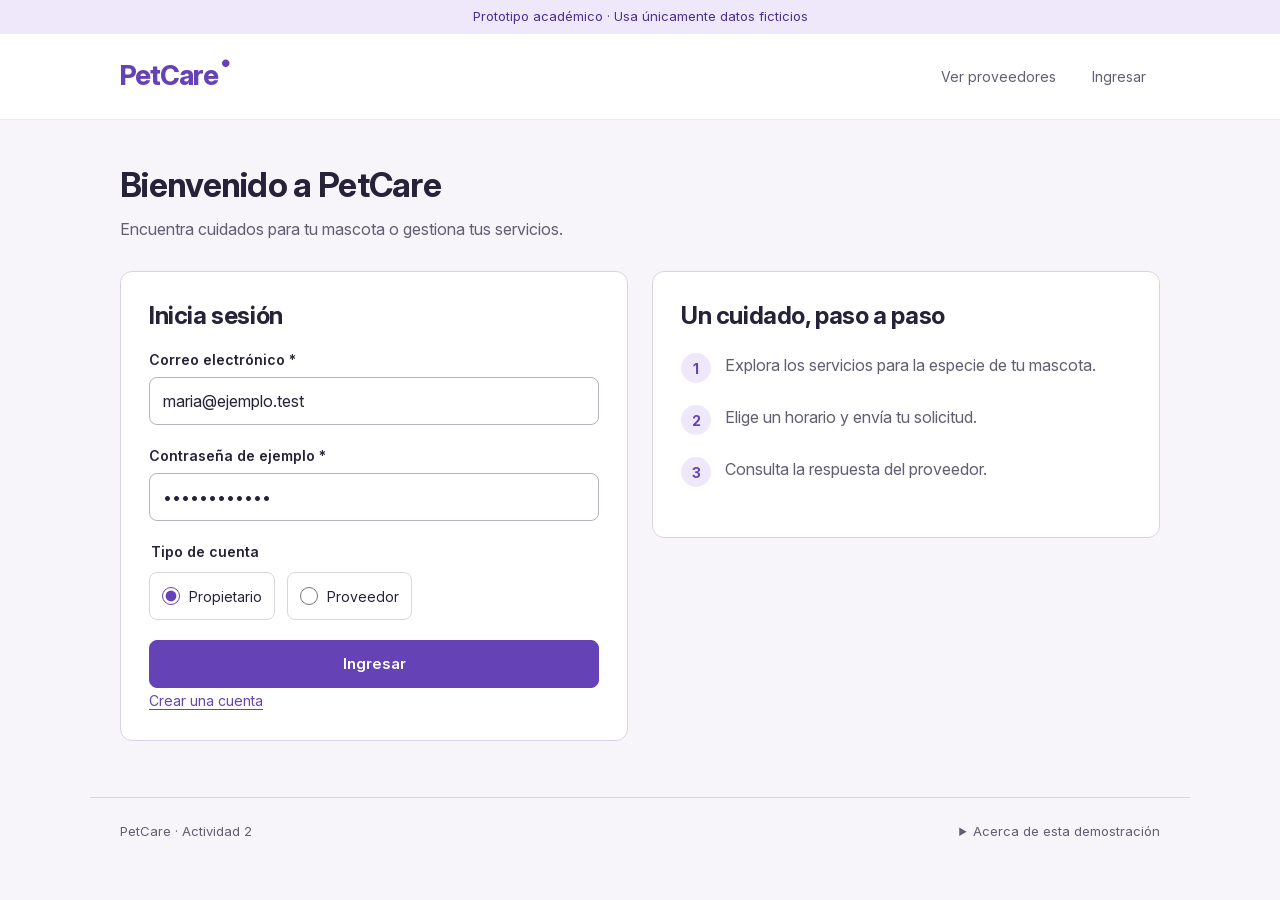
<file: index.html>
<!doctype html>
<html lang="es">
<head><meta charset="utf-8"><meta name="viewport" content="width=device-width,initial-scale=1"><meta name="color-scheme" content="light"><title>PetCare · Prototipo académico</title><link rel="stylesheet" href="styles.css"></head>
<body><a class="skip" href="#contenido">Saltar al contenido</a><div class="demo">Prototipo académico · Usa únicamente datos ficticios</div><header class="topbar"><a class="brand" href="#inicio" aria-label="PetCare, inicio">PetCare<span class="brand-dot" aria-hidden="true">●</span></a><nav aria-label="Navegación principal" id="nav"></nav></header><main id="contenido" tabindex="-1"></main><footer><span>PetCare · Actividad 2</span><details><summary>Acerca de esta demostración</summary><p>Maquetación editable en HTML y CSS con interacciones de ejemplo. No realiza reservas reales ni autentica usuarios. Los datos se guardan solo en este navegador. No se envían a ningún servidor.</p><p>Cuenta de ejemplo: maria@ejemplo.test. Para representar un error de acceso usa error@ejemplo.test. Los campos de contraseña son de demostración y no se almacenan.</p><button class="text-button" id="reset">Restablecer datos de ejemplo</button></details></footer><div id="announcement" class="sr-only" role="status" aria-live="polite"></div><script src="app.js"></script></body>
</html>
</file>
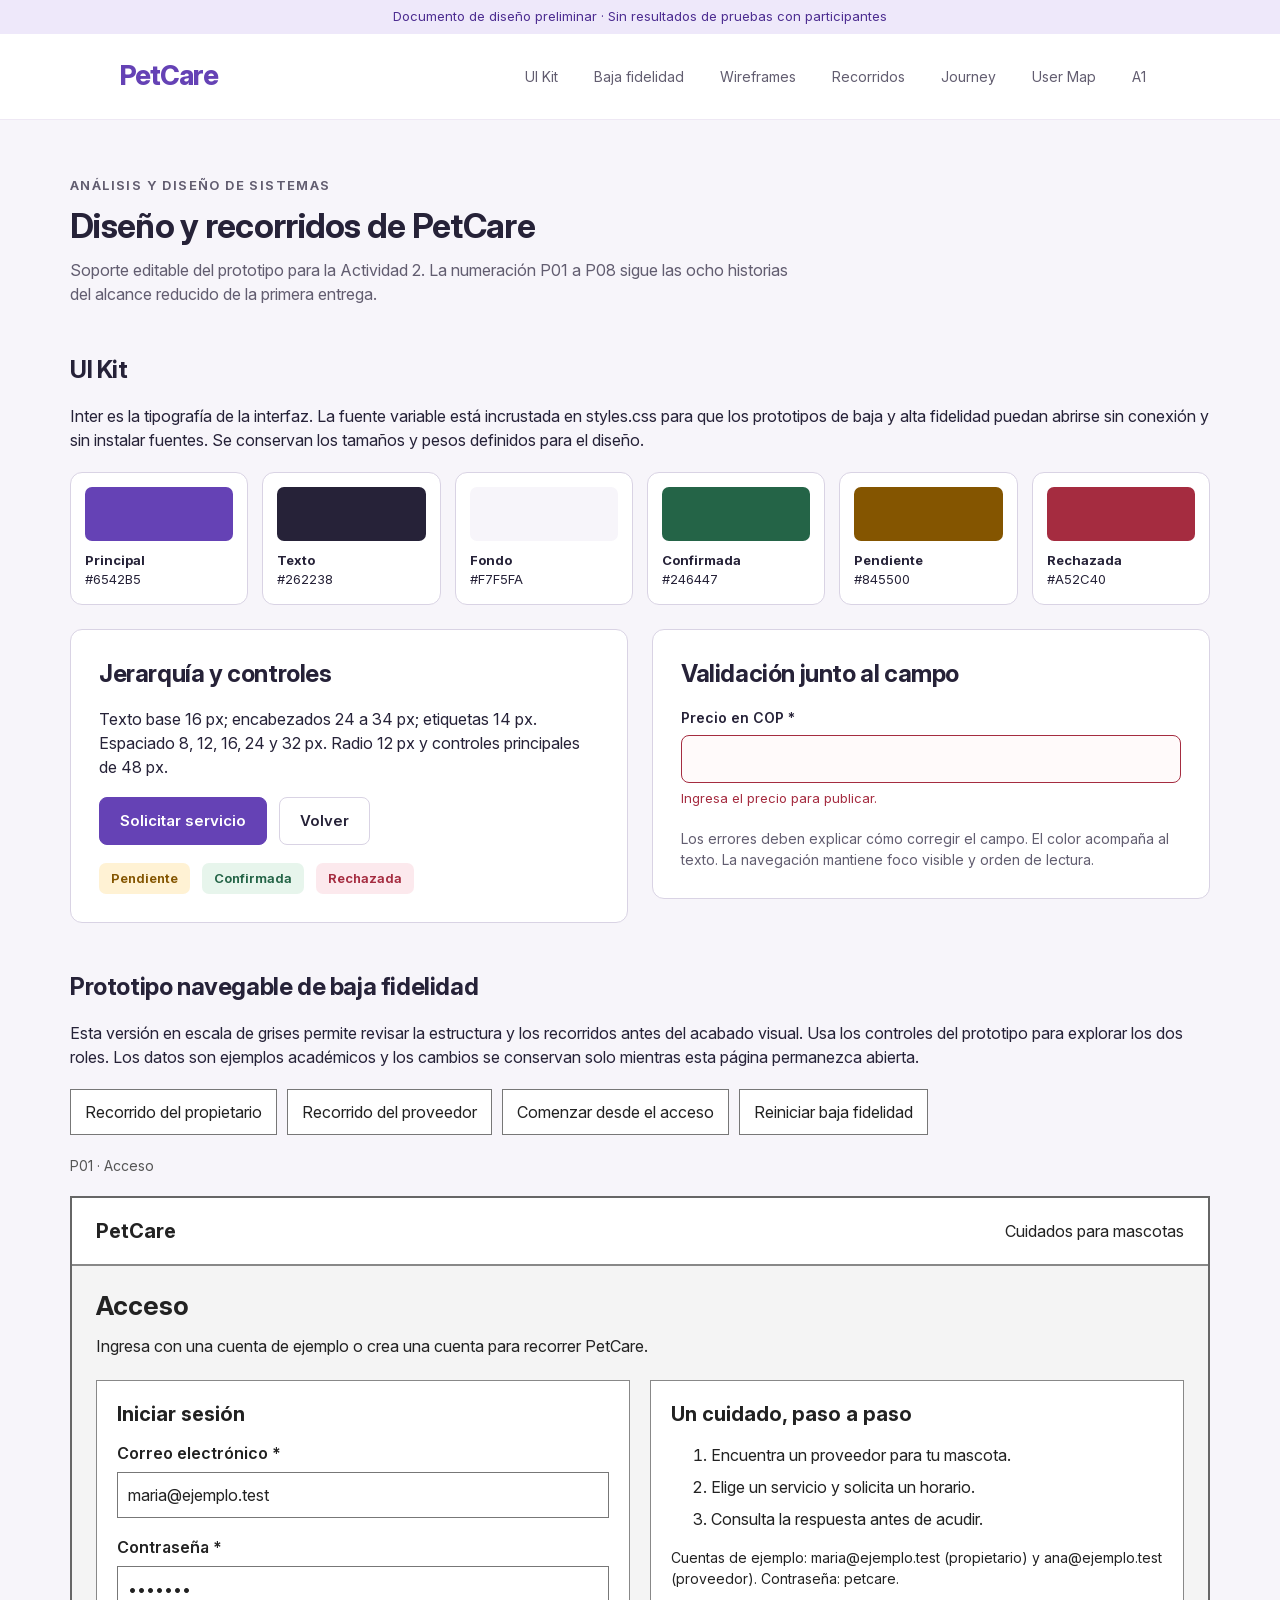
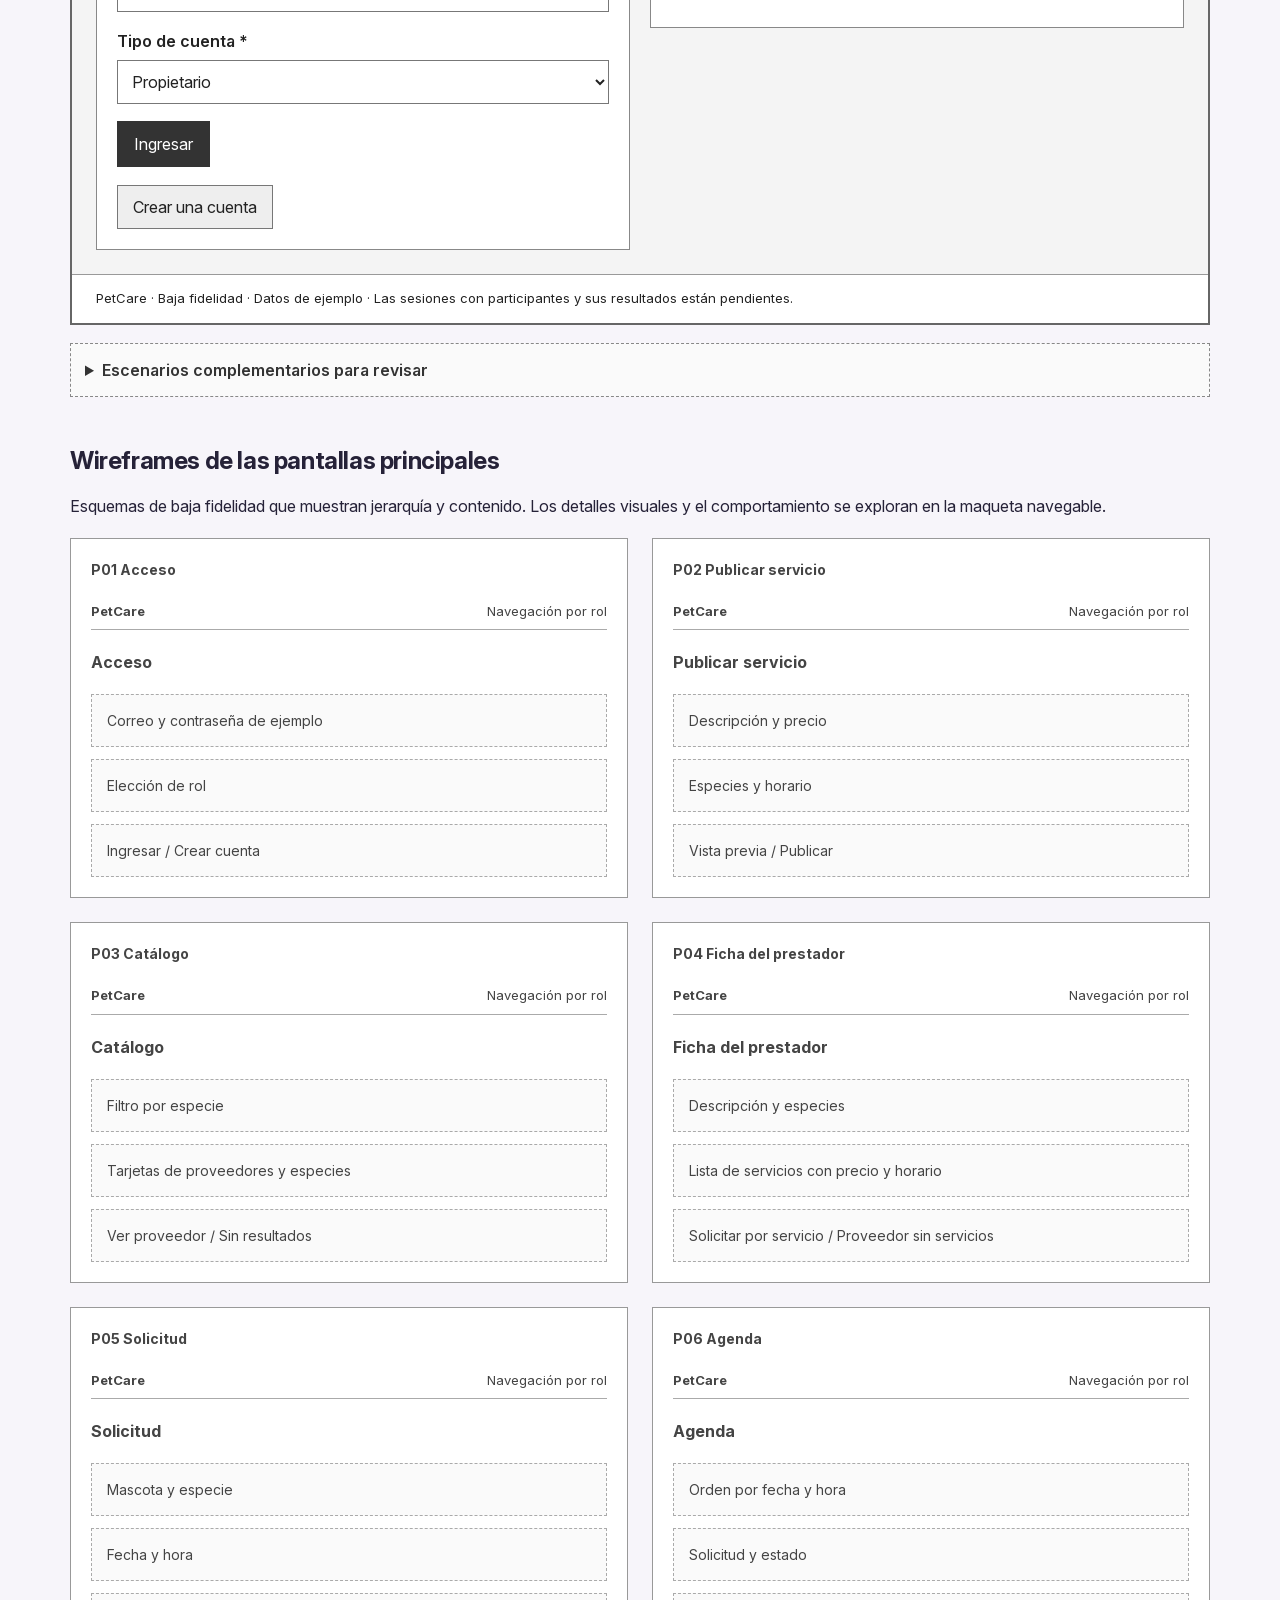
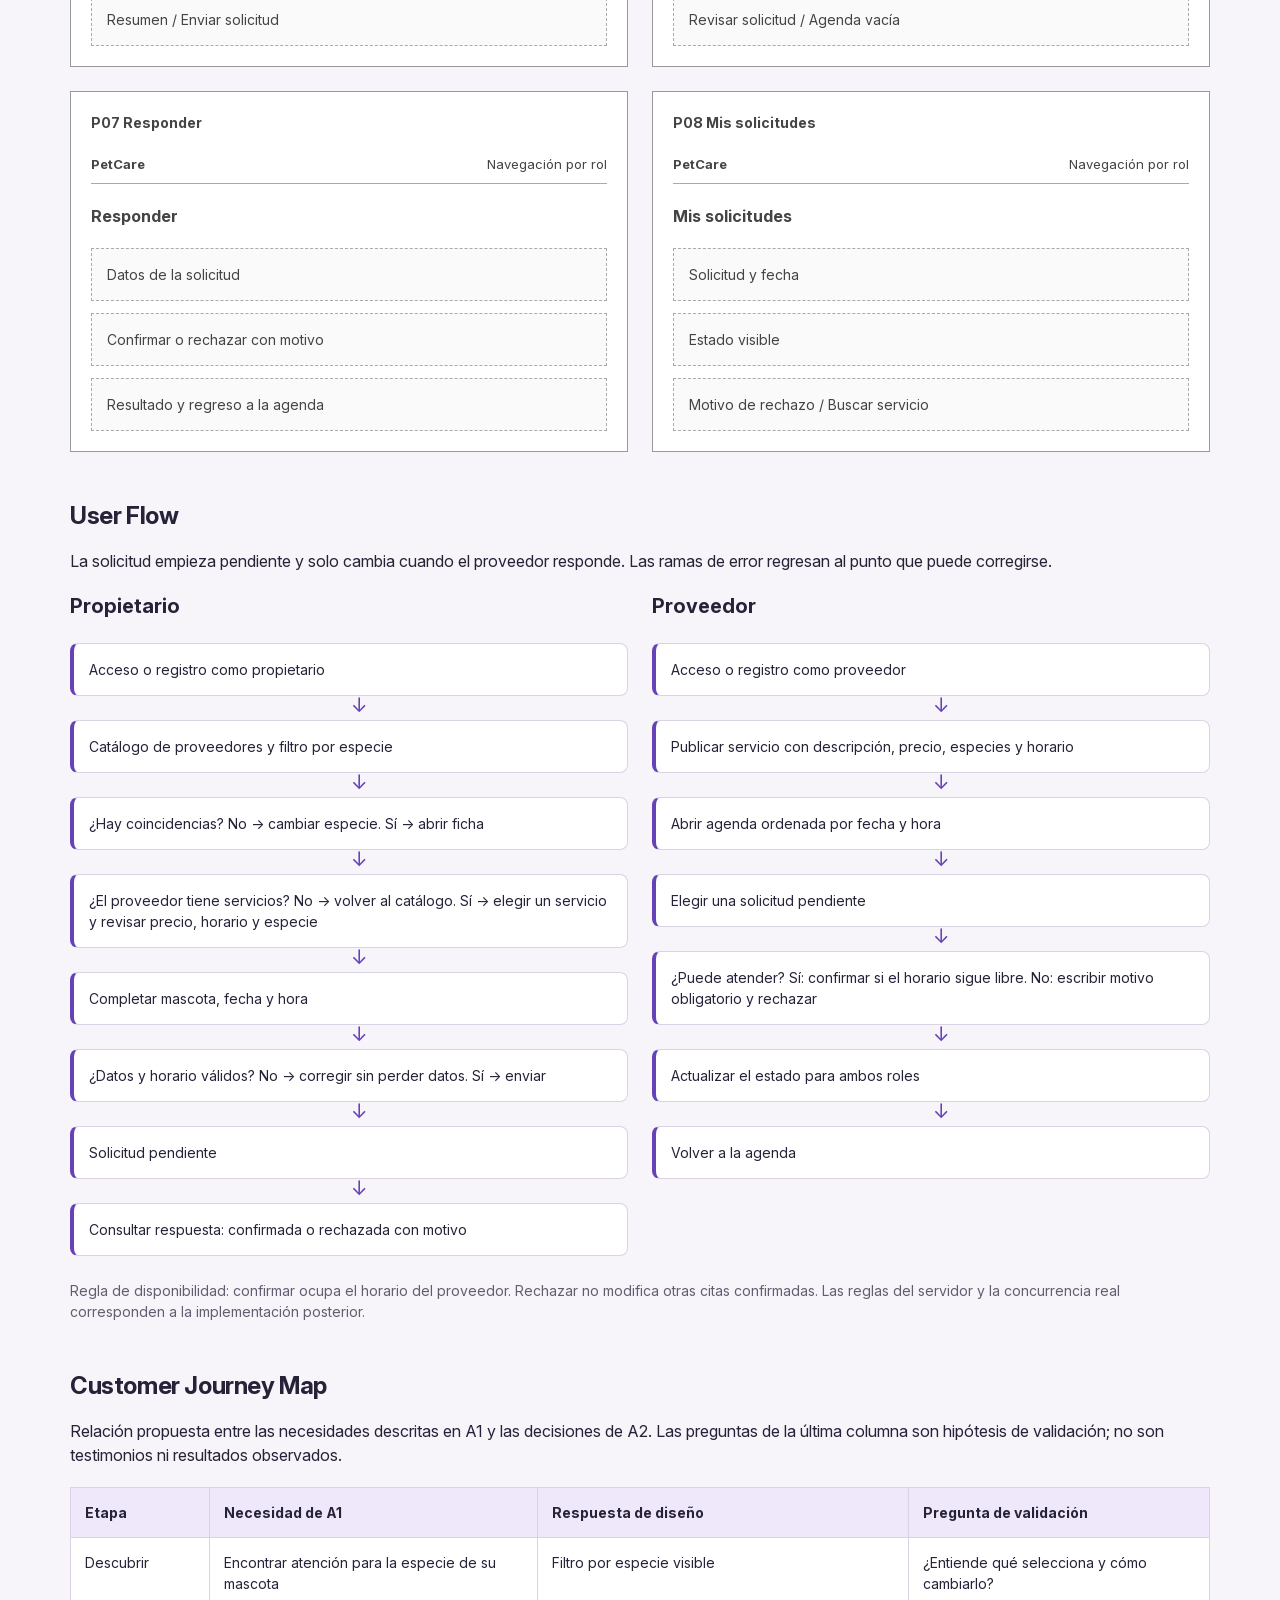
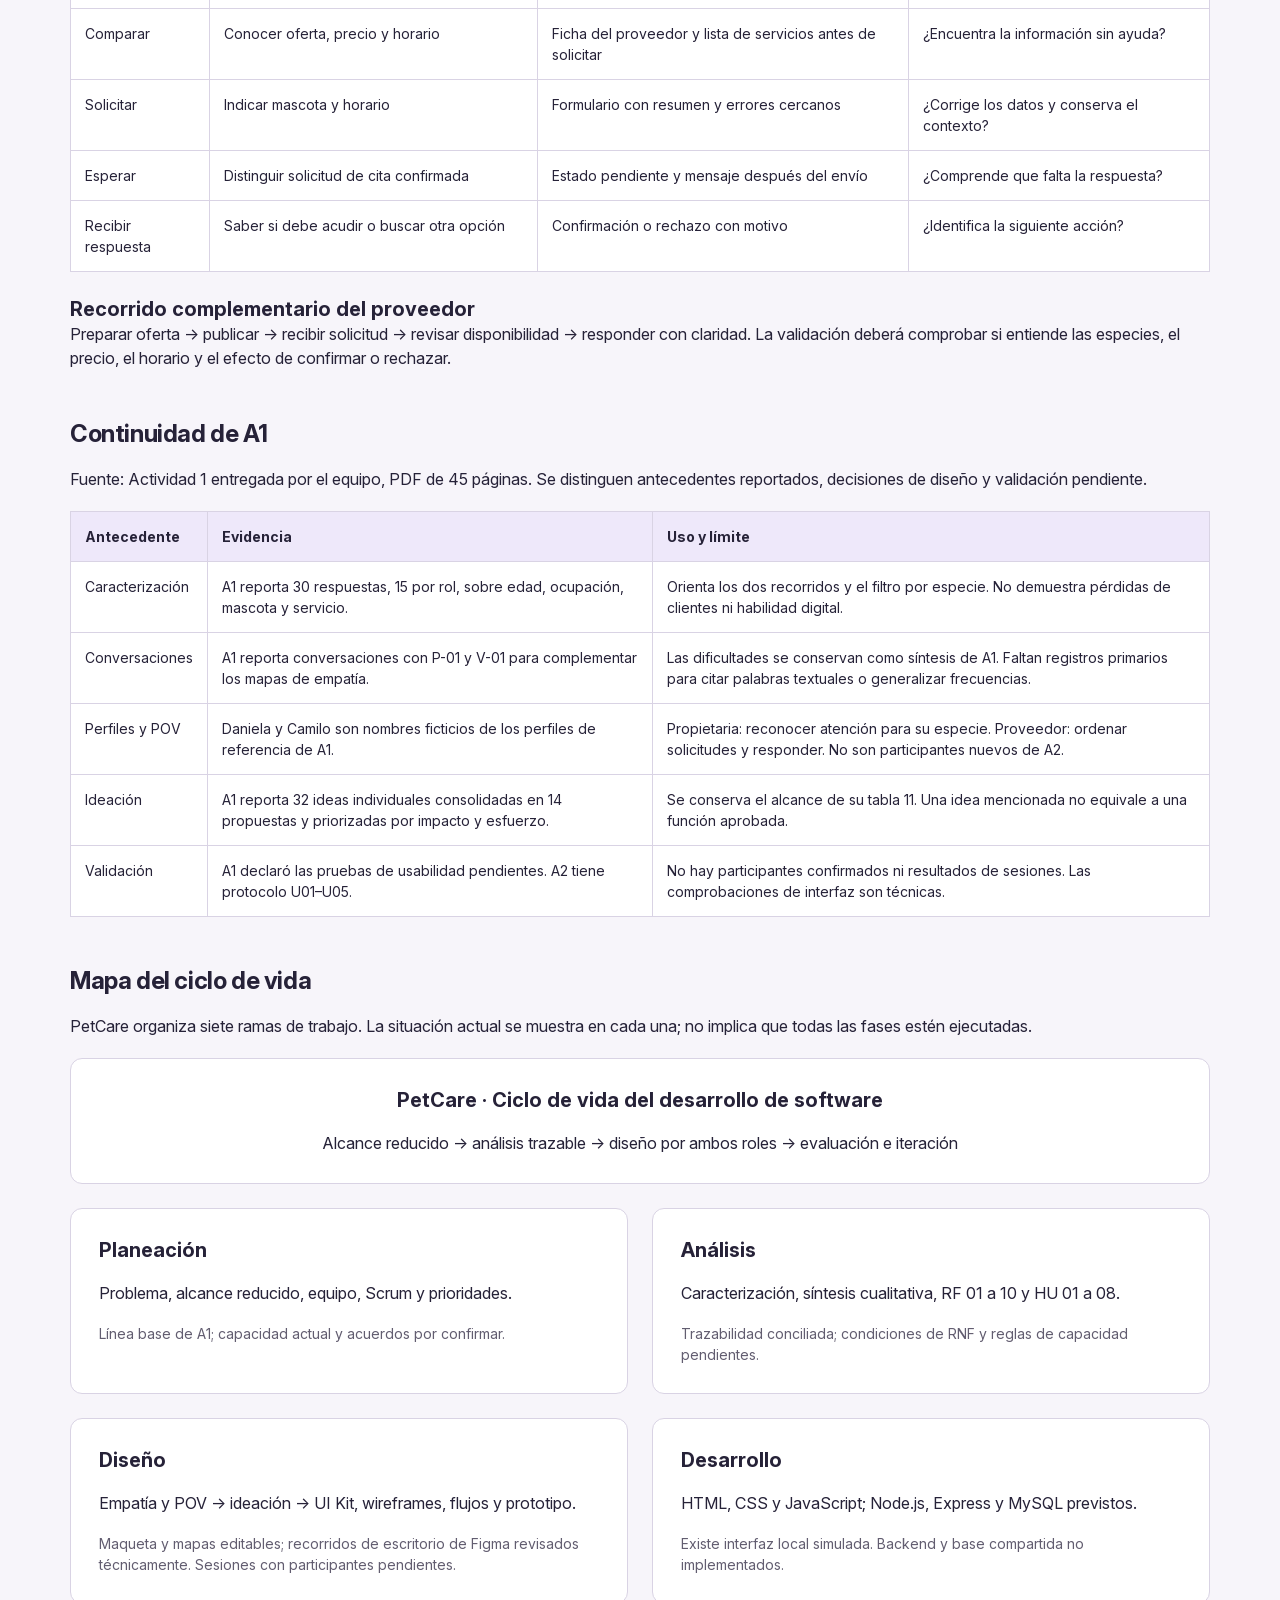
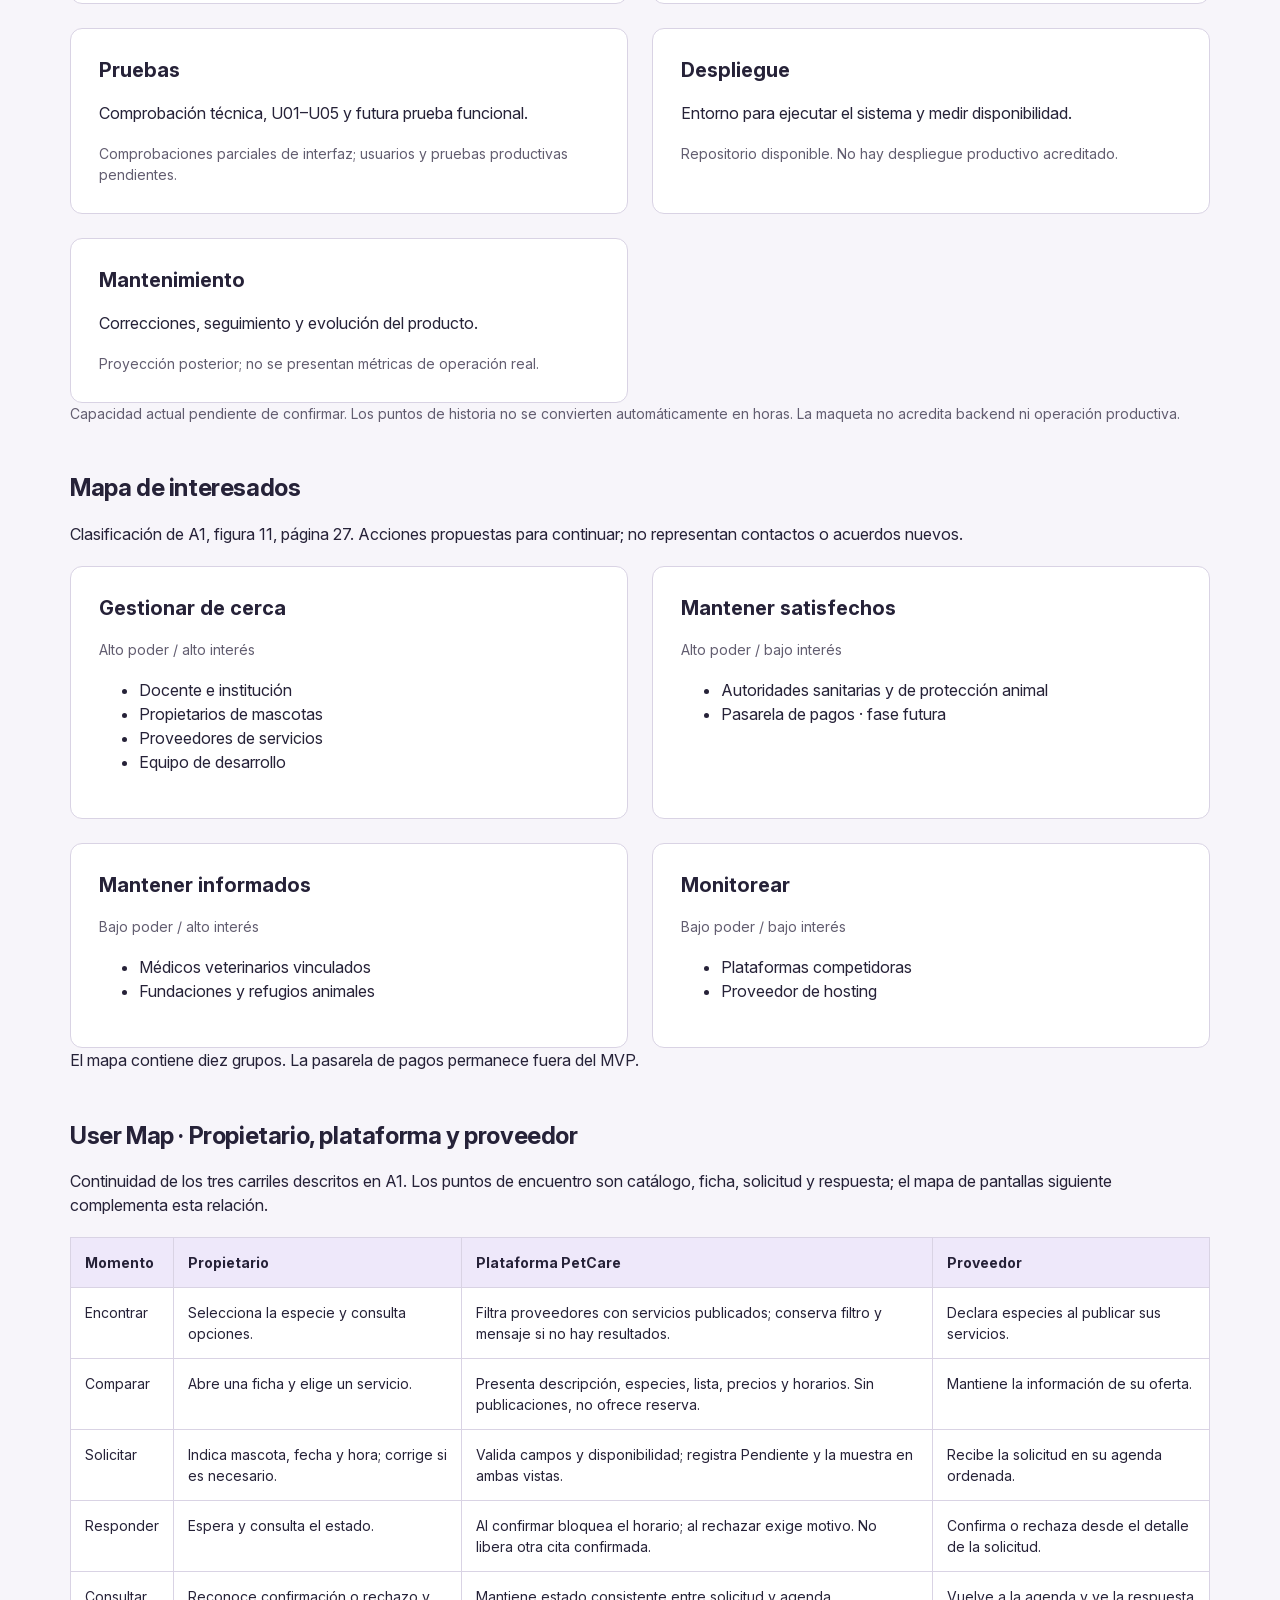
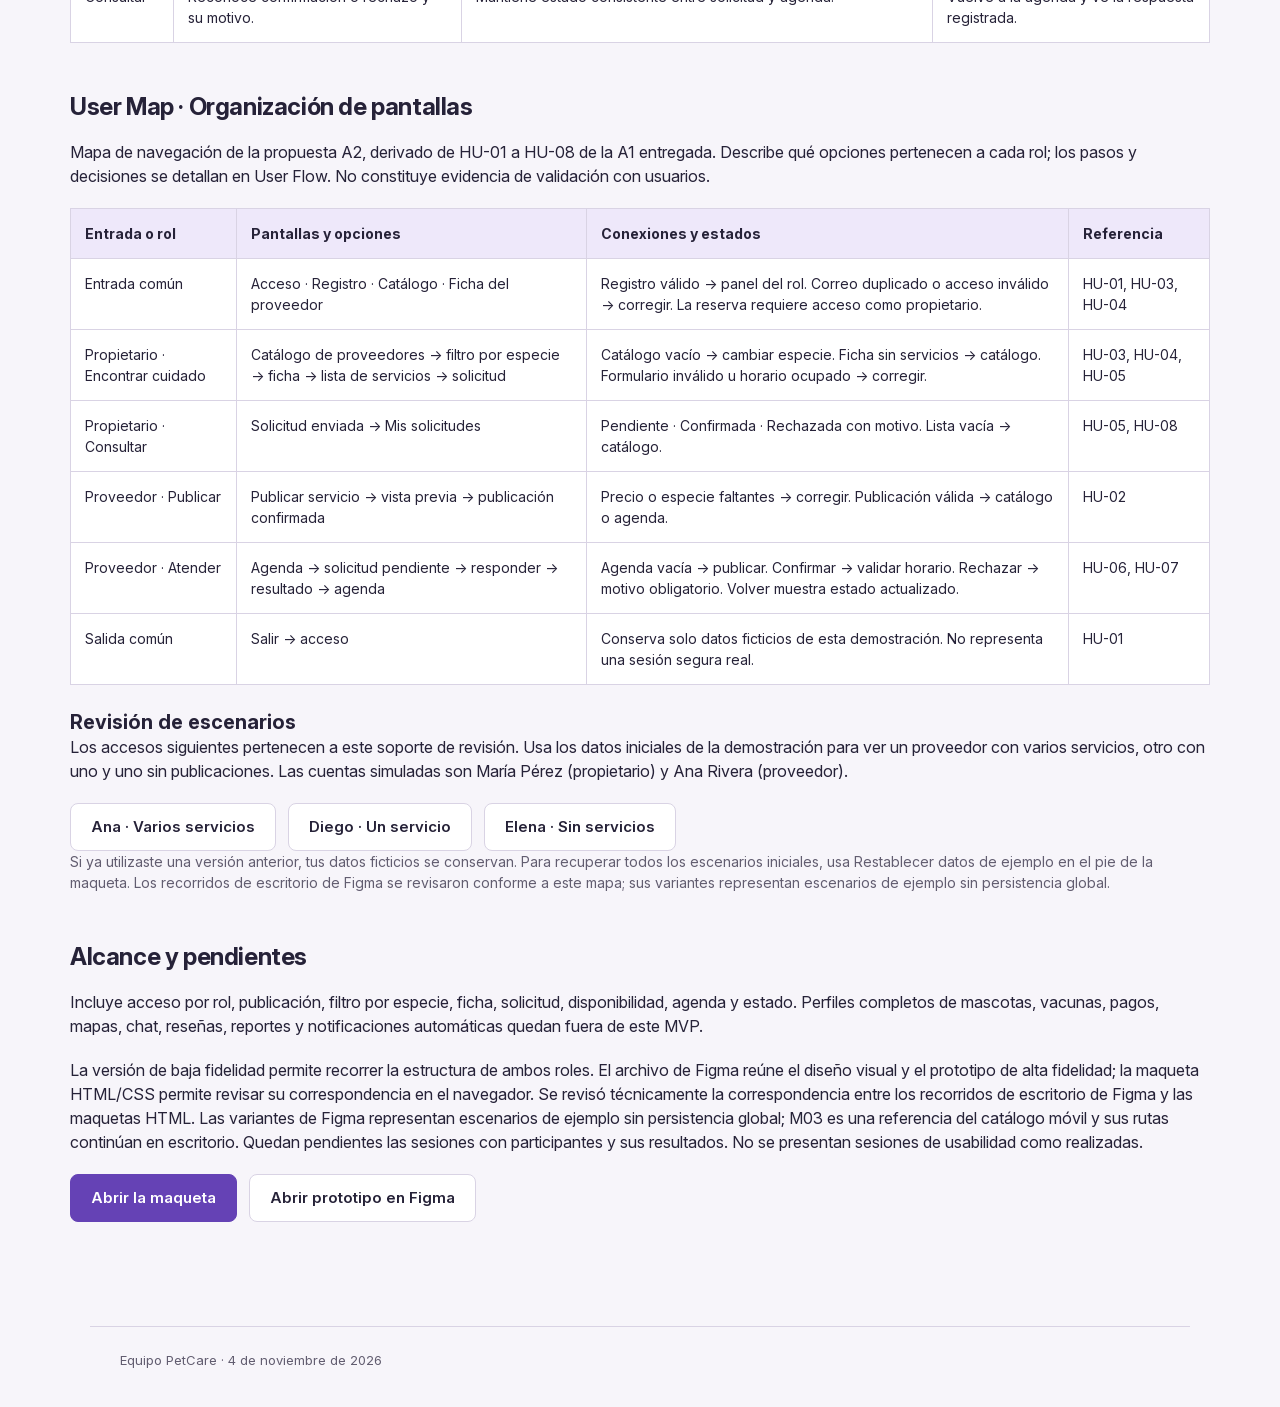
<file: diseno.html>
<!doctype html><html lang="es"><head><meta charset="utf-8"><meta name="viewport" content="width=device-width,initial-scale=1"><title>PetCare · Diseño y recorridos</title><link rel="stylesheet" href="styles.css"><style>
main{max-width:1200px}.section{margin:48px 0}.section>h2{margin-bottom:18px}.section>p{margin-bottom:20px}.swatches{display:grid;grid-template-columns:repeat(6,1fr);gap:14px}.swatch{padding:14px;border-radius:12px;background:white;border:1px solid var(--border);font-size:13px}.color{height:54px;border-radius:7px;margin-bottom:10px}.wiregrid{display:grid;grid-template-columns:repeat(2,1fr);gap:24px}.wire{background:#fff;border:1px solid #999;padding:20px;margin:0;min-height:280px;color:#444}.wire figcaption{font-size:14px;font-weight:bold;margin-bottom:14px}.wirebar{border-bottom:1px solid #aaa;padding:8px 0;font-weight:bold;display:flex;justify-content:space-between;font-size:13px}.wirebar span{font-weight:normal}.wiretitle{font-weight:bold;margin:20px 0}.wireblock{border:1px dashed #aaa;padding:15px;margin-top:12px;background:#fafafa;font-size:14px}.flow{list-style:none;padding:0;margin:24px 0;counter-reset:step}.flow li{border:1px solid var(--border);border-left:4px solid var(--brand);border-radius:8px;padding:15px;background:white;position:relative;margin-bottom:24px;font-size:14px}.flow li:not(:last-child):after{content:'↓';position:absolute;bottom:-25px;left:50%;color:var(--brand);font-size:20px}table{width:100%;border-collapse:collapse;background:white;font-size:14px}th,td{border:1px solid var(--border);padding:14px;text-align:left;vertical-align:top}th{background:var(--tint)}.tablewrap{overflow:auto}.diagram-note{font-size:14px;color:var(--muted)}@media(max-width:720px){.wiregrid,.swatches{grid-template-columns:1fr 1fr}.wire{padding:14px}.wirebar span{display:none}}@media print{.demo,header,footer{display:none}main{max-width:none;padding:0}.section{break-before:page}.wire{break-inside:avoid}.section:first-child{break-before:auto}}

/* Low-fidelity prototype: isolated from the visual mockup and its stored data. */
#baja-fidelidad{scroll-margin-top:24px}.lf-toolbar{display:flex;gap:10px;flex-wrap:wrap;margin:20px 0}.lf-toolbar button,.lf-review button{font:inherit;padding:10px 14px;border:1px solid #777;border-radius:0;background:#fff;color:#222;cursor:pointer}.lf-toolbar button:hover,.lf-review button:hover{background:#eee}.lf-label{font-size:14px;color:#555;margin:12px 0}.lf-shell{background:#f4f4f4;color:#222;border:2px solid #666;min-width:0}.lf-shell *{box-sizing:border-box}.lf-header{display:flex;align-items:center;justify-content:space-between;gap:16px;padding:18px 24px;border-bottom:2px solid #888;background:#fff;flex-wrap:wrap}.lf-header strong{font-size:20px}.lf-nav,.lf-actions,.lf-tags{display:flex;flex-wrap:wrap;gap:10px}.lf-shell button,.lf-shell input,.lf-shell select,.lf-shell textarea{font:inherit;color:#222;border:1px solid #777;border-radius:0;box-shadow:none;min-height:44px}.lf-shell button{background:#eee;padding:9px 15px;cursor:pointer}.lf-shell button:hover{background:#ddd}.lf-shell button.lf-primary{background:#333;color:white;border:2px solid #333}.lf-shell button:focus-visible,.lf-shell input:focus-visible,.lf-shell select:focus-visible,.lf-shell textarea:focus-visible,.lf-toolbar button:focus-visible,.lf-review button:focus-visible{outline:3px solid #222;outline-offset:3px}.lf-shell button[aria-current="page"]{font-weight:bold;border-bottom:4px solid #333}.lf-main{padding:24px;min-height:380px}.lf-main h3{font-size:26px;line-height:1.25;margin:0 0 12px;color:#222;outline-offset:5px}.lf-main h4{font-size:20px;line-height:1.3;margin:0 0 14px}.lf-main p{margin:10px 0 18px}.lf-grid{display:grid;grid-template-columns:repeat(2,minmax(0,1fr));gap:20px;margin-top:22px;align-items:start}.lf-card{border:1px solid #888;background:#fff;padding:20px;min-width:0}.lf-card+.lf-card{margin-top:16px}.lf-grid>.lf-card+.lf-card{margin-top:0}.lf-card .lf-actions{margin-top:18px}.lf-list{display:grid;gap:16px;margin-top:20px}.lf-list>.lf-card+.lf-card{margin-top:0}.lf-field{display:block;margin:0 0 17px}.lf-field>span{display:block;font-weight:600;margin-bottom:7px}.lf-field input,.lf-field select,.lf-field textarea{display:block;width:100%;padding:10px;background:#fff}.lf-field textarea{min-height:95px;resize:vertical}.lf-field input[aria-invalid="true"],.lf-field select[aria-invalid="true"],.lf-field textarea[aria-invalid="true"]{border:3px solid #222}.lf-errors,.lf-notice{border:1px dashed #555;background:#eee;padding:14px;margin:16px 0}.lf-errors:empty{display:none}.lf-field small{display:block;margin-top:5px;color:#333}.lf-badge{display:inline-block;border:1px solid #666;padding:5px 11px;background:#eee;font-size:14px;font-weight:600}.lf-meta{font-size:14px;color:#444}.lf-price{font-weight:bold;font-size:20px}.lf-review{margin-top:18px;border:1px dashed #888;padding:14px;background:#fafafa;color:#333}.lf-review summary{cursor:pointer;font-weight:600}.lf-review .lf-actions{margin-top:16px}.lf-review p{margin:12px 0}.lf-checks{display:flex;gap:12px;flex-wrap:wrap;border:1px solid #888;margin:0 0 17px;padding:12px}.lf-checks legend{font-weight:600;padding:0 6px}.lf-checks label{display:flex;gap:7px;align-items:center;min-height:44px}.lf-checks input{min-height:auto;width:20px;height:20px}.lf-summary{border-top:1px solid #999;padding:14px 24px;font-size:13px;background:#fff}.lf-shell .lf-note{font-size:14px}.lf-shell ul{padding-left:22px}.lf-shell li{margin-bottom:8px}.lf-shell hr{border:0;border-top:1px solid #aaa;margin:18px 0}.lf-shell [hidden]{display:none!important}@media(max-width:680px){.lf-grid{grid-template-columns:1fr}.lf-header,.lf-main{padding:16px}.lf-nav{width:100%}.lf-nav button{flex:1 1 auto}.lf-main h3{font-size:23px}.lf-card{padding:16px}.lf-toolbar button{flex:1 1 auto}.lf-summary{padding:12px 16px}.wiregrid{grid-template-columns:1fr}}@media print{.lf-toolbar,.lf-review{display:none}.lf-main{min-height:0}.lf-shell{break-inside:avoid}}

</style></head><body><div class="demo">Documento de diseño preliminar · Sin resultados de pruebas con participantes</div><header class="topbar"><a class="brand" href="index.html">PetCare</a><nav><a href="#kit">UI Kit</a><a href="#baja-fidelidad">Baja fidelidad</a><a href="#wireframes">Wireframes</a><a href="#flujos">Recorridos</a><a href="#journey">Journey</a><a href="#interaccion">User Map</a><a href="#continuidad">A1</a></nav></header><main><section class="intro"><p class="eyebrow">Análisis y diseño de sistemas</p><h1>Diseño y recorridos de PetCare</h1><p>Soporte editable del prototipo para la Actividad 2. La numeración P01 a P08 sigue las ocho historias del alcance reducido de la primera entrega.</p></section>
<section class="section" id="kit"><h2>UI Kit</h2><p>Inter es la tipografía de la interfaz. La fuente variable está incrustada en styles.css para que los prototipos de baja y alta fidelidad puedan abrirse sin conexión y sin instalar fuentes. Se conservan los tamaños y pesos definidos para el diseño.</p><div class="swatches"><div class="swatch"><div class="color" style="background:#6542B5"></div><strong>Principal</strong><br>#6542B5</div><div class="swatch"><div class="color" style="background:#262238"></div><strong>Texto</strong><br>#262238</div><div class="swatch"><div class="color" style="background:#F7F5FA"></div><strong>Fondo</strong><br>#F7F5FA</div><div class="swatch"><div class="color" style="background:#246447"></div><strong>Confirmada</strong><br>#246447</div><div class="swatch"><div class="color" style="background:#845500"></div><strong>Pendiente</strong><br>#845500</div><div class="swatch"><div class="color" style="background:#A52C40"></div><strong>Rechazada</strong><br>#A52C40</div></div><div class="grid" style="margin-top:24px"><section class="card"><h2>Jerarquía y controles</h2><p>Texto base 16 px; encabezados 24 a 34 px; etiquetas 14 px. Espaciado 8, 12, 16, 24 y 32 px. Radio 12 px y controles principales de 48 px.</p><div class="actions"><button class="button" type="button">Solicitar servicio</button><button class="button secondary" type="button">Volver</button></div><div class="choices"><span class="status pendiente">Pendiente</span><span class="status confirmada">Confirmada</span><span class="status rechazada">Rechazada</span></div></section><section class="card"><h2>Validación junto al campo</h2><label class="field"><span>Precio en COP *</span><input value="" aria-invalid="true" aria-describedby="example-error"><small class="error" id="example-error">Ingresa el precio para publicar.</small></label><p class="small muted">Los errores deben explicar cómo corregir el campo. El color acompaña al texto. La navegación mantiene foco visible y orden de lectura.</p></section></div></section>

<section class="section" id="baja-fidelidad" aria-labelledby="lf-title">
<h2 id="lf-title">Prototipo navegable de baja fidelidad</h2>
<p>Esta versión en escala de grises permite revisar la estructura y los recorridos antes del acabado visual. Usa los controles del prototipo para explorar los dos roles. Los datos son ejemplos académicos y los cambios se conservan solo mientras esta página permanezca abierta.</p>
<div class="lf-toolbar" aria-label="Recorridos de baja fidelidad"><button type="button" data-lf-review="owner">Recorrido del propietario</button><button type="button" data-lf-review="provider">Recorrido del proveedor</button><button type="button" data-lf-review="access">Comenzar desde el acceso</button><button type="button" data-lf-review="reset">Reiniciar baja fidelidad</button></div>
<p class="lf-label" id="lf-position" aria-live="polite"></p>
<div class="lf-shell" id="lf-prototype"><div id="lf-screen"></div><div class="lf-summary">PetCare · Baja fidelidad · Datos de ejemplo · Las sesiones con participantes y sus resultados están pendientes.</div></div>
<details class="lf-review"><summary>Escenarios complementarios para revisar</summary><p>Estos accesos permiten inspeccionar casos concretos sin agregarlos a la navegación de la aplicación. Puedes probar los formularios dejando campos vacíos, usando un correo ya registrado o solicitando el 6 de noviembre a las 9:00 a. m. con Ana.</p><div class="lf-actions"><button type="button" data-lf-review="many">Ana: varios servicios</button><button type="button" data-lf-review="one">Diego: un servicio</button><button type="button" data-lf-review="none">Elena: sin servicios</button><button type="button" data-lf-review="empty">Agenda de una proveedora nueva</button></div></details>
<noscript><p>Activa JavaScript para recorrer esta versión. Los ocho wireframes siguientes permiten consultar la estructura sin ejecutar el prototipo.</p></noscript>
</section>

<section class="section" id="wireframes"><h2>Wireframes de las pantallas principales</h2><p>Esquemas de baja fidelidad que muestran jerarquía y contenido. Los detalles visuales y el comportamiento se exploran en la maqueta navegable.</p><div class="wiregrid"><figure class="wire"><figcaption>P01 Acceso</figcaption><div class="wirebar">PetCare <span>Navegación por rol</span></div><div class="wiretitle">Acceso</div><div class="wireblock">Correo y contraseña de ejemplo</div><div class="wireblock">Elección de rol</div><div class="wireblock">Ingresar / Crear cuenta</div></figure><figure class="wire"><figcaption>P02 Publicar servicio</figcaption><div class="wirebar">PetCare <span>Navegación por rol</span></div><div class="wiretitle">Publicar servicio</div><div class="wireblock">Descripción y precio</div><div class="wireblock">Especies y horario</div><div class="wireblock">Vista previa / Publicar</div></figure><figure class="wire"><figcaption>P03 Catálogo</figcaption><div class="wirebar">PetCare <span>Navegación por rol</span></div><div class="wiretitle">Catálogo</div><div class="wireblock">Filtro por especie</div><div class="wireblock">Tarjetas de proveedores y especies</div><div class="wireblock">Ver proveedor / Sin resultados</div></figure><figure class="wire"><figcaption>P04 Ficha del prestador</figcaption><div class="wirebar">PetCare <span>Navegación por rol</span></div><div class="wiretitle">Ficha del prestador</div><div class="wireblock">Descripción y especies</div><div class="wireblock">Lista de servicios con precio y horario</div><div class="wireblock">Solicitar por servicio / Proveedor sin servicios</div></figure><figure class="wire"><figcaption>P05 Solicitud</figcaption><div class="wirebar">PetCare <span>Navegación por rol</span></div><div class="wiretitle">Solicitud</div><div class="wireblock">Mascota y especie</div><div class="wireblock">Fecha y hora</div><div class="wireblock">Resumen / Enviar solicitud</div></figure><figure class="wire"><figcaption>P06 Agenda</figcaption><div class="wirebar">PetCare <span>Navegación por rol</span></div><div class="wiretitle">Agenda</div><div class="wireblock">Orden por fecha y hora</div><div class="wireblock">Solicitud y estado</div><div class="wireblock">Revisar solicitud / Agenda vacía</div></figure><figure class="wire"><figcaption>P07 Responder</figcaption><div class="wirebar">PetCare <span>Navegación por rol</span></div><div class="wiretitle">Responder</div><div class="wireblock">Datos de la solicitud</div><div class="wireblock">Confirmar o rechazar con motivo</div><div class="wireblock">Resultado y regreso a la agenda</div></figure><figure class="wire"><figcaption>P08 Mis solicitudes</figcaption><div class="wirebar">PetCare <span>Navegación por rol</span></div><div class="wiretitle">Mis solicitudes</div><div class="wireblock">Solicitud y fecha</div><div class="wireblock">Estado visible</div><div class="wireblock">Motivo de rechazo / Buscar servicio</div></figure></div></section>
<section class="section" id="flujos"><h2>User Flow</h2><p>La solicitud empieza pendiente y solo cambia cuando el proveedor responde. Las ramas de error regresan al punto que puede corregirse.</p><div class="grid"><section><h3>Propietario</h3><ol class="flow"><li>Acceso o registro como propietario</li><li>Catálogo de proveedores y filtro por especie</li><li>¿Hay coincidencias? No → cambiar especie. Sí → abrir ficha</li><li>¿El proveedor tiene servicios? No → volver al catálogo. Sí → elegir un servicio y revisar precio, horario y especie</li><li>Completar mascota, fecha y hora</li><li>¿Datos y horario válidos? No → corregir sin perder datos. Sí → enviar</li><li>Solicitud pendiente</li><li>Consultar respuesta: confirmada o rechazada con motivo</li></ol></section><section><h3>Proveedor</h3><ol class="flow"><li>Acceso o registro como proveedor</li><li>Publicar servicio con descripción, precio, especies y horario</li><li>Abrir agenda ordenada por fecha y hora</li><li>Elegir una solicitud pendiente</li><li>¿Puede atender? Sí: confirmar si el horario sigue libre. No: escribir motivo obligatorio y rechazar</li><li>Actualizar el estado para ambos roles</li><li>Volver a la agenda</li></ol></section></div><p class="diagram-note">Regla de disponibilidad: confirmar ocupa el horario del proveedor. Rechazar no modifica otras citas confirmadas. Las reglas del servidor y la concurrencia real corresponden a la implementación posterior.</p></section>
<section class="section" id="journey"><h2>Customer Journey Map</h2><p>Relación propuesta entre las necesidades descritas en A1 y las decisiones de A2. Las preguntas de la última columna son hipótesis de validación; no son testimonios ni resultados observados.</p><div class="tablewrap"><table><thead><tr><th>Etapa</th><th>Necesidad de A1</th><th>Respuesta de diseño</th><th>Pregunta de validación</th></tr></thead><tbody><tr><td>Descubrir</td><td>Encontrar atención para la especie de su mascota</td><td>Filtro por especie visible</td><td>¿Entiende qué selecciona y cómo cambiarlo?</td></tr><tr><td>Comparar</td><td>Conocer oferta, precio y horario</td><td>Ficha del proveedor y lista de servicios antes de solicitar</td><td>¿Encuentra la información sin ayuda?</td></tr><tr><td>Solicitar</td><td>Indicar mascota y horario</td><td>Formulario con resumen y errores cercanos</td><td>¿Corrige los datos y conserva el contexto?</td></tr><tr><td>Esperar</td><td>Distinguir solicitud de cita confirmada</td><td>Estado pendiente y mensaje después del envío</td><td>¿Comprende que falta la respuesta?</td></tr><tr><td>Recibir respuesta</td><td>Saber si debe acudir o buscar otra opción</td><td>Confirmación o rechazo con motivo</td><td>¿Identifica la siguiente acción?</td></tr></tbody></table></div><h3 style="margin-top:24px">Recorrido complementario del proveedor</h3><p>Preparar oferta → publicar → recibir solicitud → revisar disponibilidad → responder con claridad. La validación deberá comprobar si entiende las especies, el precio, el horario y el efecto de confirmar o rechazar.</p></section>
<section class="section" id="continuidad"><h2>Continuidad de A1</h2><p>Fuente: Actividad 1 entregada por el equipo, PDF de 45 páginas. Se distinguen antecedentes reportados, decisiones de diseño y validación pendiente.</p><div class="tablewrap"><table><thead><tr><th>Antecedente</th><th>Evidencia</th><th>Uso y límite</th></tr></thead><tbody><tr><td>Caracterización</td><td>A1 reporta 30 respuestas, 15 por rol, sobre edad, ocupación, mascota y servicio.</td><td>Orienta los dos recorridos y el filtro por especie. No demuestra pérdidas de clientes ni habilidad digital.</td></tr><tr><td>Conversaciones</td><td>A1 reporta conversaciones con P-01 y V-01 para complementar los mapas de empatía.</td><td>Las dificultades se conservan como síntesis de A1. Faltan registros primarios para citar palabras textuales o generalizar frecuencias.</td></tr><tr><td>Perfiles y POV</td><td>Daniela y Camilo son nombres ficticios de los perfiles de referencia de A1.</td><td>Propietaria: reconocer atención para su especie. Proveedor: ordenar solicitudes y responder. No son participantes nuevos de A2.</td></tr><tr><td>Ideación</td><td>A1 reporta 32 ideas individuales consolidadas en 14 propuestas y priorizadas por impacto y esfuerzo.</td><td>Se conserva el alcance de su tabla 11. Una idea mencionada no equivale a una función aprobada.</td></tr><tr><td>Validación</td><td>A1 declaró las pruebas de usabilidad pendientes. A2 tiene protocolo U01–U05.</td><td>No hay participantes confirmados ni resultados de sesiones. Las comprobaciones de interfaz son técnicas.</td></tr></tbody></table></div></section><section class="section" id="ciclo"><h2>Mapa del ciclo de vida</h2><p>PetCare organiza siete ramas de trabajo. La situación actual se muestra en cada una; no implica que todas las fases estén ejecutadas.</p><div class="card" style="text-align:center"><h3>PetCare · Ciclo de vida del desarrollo de software</h3><p>Alcance reducido → análisis trazable → diseño por ambos roles → evaluación e iteración</p></div><div class="wiregrid" style="margin-top:24px"><section class="card"><h3>Planeación</h3><p>Problema, alcance reducido, equipo, Scrum y prioridades.</p><p class="small muted">Línea base de A1; capacidad actual y acuerdos por confirmar.</p></section><section class="card"><h3>Análisis</h3><p>Caracterización, síntesis cualitativa, RF 01 a 10 y HU 01 a 08.</p><p class="small muted">Trazabilidad conciliada; condiciones de RNF y reglas de capacidad pendientes.</p></section><section class="card"><h3>Diseño</h3><p>Empatía y POV → ideación → UI Kit, wireframes, flujos y prototipo.</p><p class="small muted">Maqueta y mapas editables; recorridos de escritorio de Figma revisados técnicamente. Sesiones con participantes pendientes.</p></section><section class="card"><h3>Desarrollo</h3><p>HTML, CSS y JavaScript; Node.js, Express y MySQL previstos.</p><p class="small muted">Existe interfaz local simulada. Backend y base compartida no implementados.</p></section><section class="card"><h3>Pruebas</h3><p>Comprobación técnica, U01–U05 y futura prueba funcional.</p><p class="small muted">Comprobaciones parciales de interfaz; usuarios y pruebas productivas pendientes.</p></section><section class="card"><h3>Despliegue</h3><p>Entorno para ejecutar el sistema y medir disponibilidad.</p><p class="small muted">Repositorio disponible. No hay despliegue productivo acreditado.</p></section><section class="card"><h3>Mantenimiento</h3><p>Correcciones, seguimiento y evolución del producto.</p><p class="small muted">Proyección posterior; no se presentan métricas de operación real.</p></section></div><p class="diagram-note">Capacidad actual pendiente de confirmar. Los puntos de historia no se convierten automáticamente en horas. La maqueta no acredita backend ni operación productiva.</p></section><section class="section" id="interesados"><h2>Mapa de interesados</h2><p>Clasificación de A1, figura 11, página 27. Acciones propuestas para continuar; no representan contactos o acuerdos nuevos.</p><div class="wiregrid"><section class="card"><h3>Gestionar de cerca</h3><p class="small muted">Alto poder / alto interés</p><ul><li>Docente e institución</li><li>Propietarios de mascotas</li><li>Proveedores de servicios</li><li>Equipo de desarrollo</li></ul></section><section class="card"><h3>Mantener satisfechos</h3><p class="small muted">Alto poder / bajo interés</p><ul><li>Autoridades sanitarias y de protección animal</li><li>Pasarela de pagos · fase futura</li></ul></section><section class="card"><h3>Mantener informados</h3><p class="small muted">Bajo poder / alto interés</p><ul><li>Médicos veterinarios vinculados</li><li>Fundaciones y refugios animales</li></ul></section><section class="card"><h3>Monitorear</h3><p class="small muted">Bajo poder / bajo interés</p><ul><li>Plataformas competidoras</li><li>Proveedor de hosting</li></ul></section></div><p>El mapa contiene diez grupos. La pasarela de pagos permanece fuera del MVP.</p></section><section class="section" id="interaccion"><h2>User Map · Propietario, plataforma y proveedor</h2><p>Continuidad de los tres carriles descritos en A1. Los puntos de encuentro son catálogo, ficha, solicitud y respuesta; el mapa de pantallas siguiente complementa esta relación.</p><div class="tablewrap"><table><thead><tr><th>Momento</th><th>Propietario</th><th>Plataforma PetCare</th><th>Proveedor</th></tr></thead><tbody><tr><td>Encontrar</td><td>Selecciona la especie y consulta opciones.</td><td>Filtra proveedores con servicios publicados; conserva filtro y mensaje si no hay resultados.</td><td>Declara especies al publicar sus servicios.</td></tr><tr><td>Comparar</td><td>Abre una ficha y elige un servicio.</td><td>Presenta descripción, especies, lista, precios y horarios. Sin publicaciones, no ofrece reserva.</td><td>Mantiene la información de su oferta.</td></tr><tr><td>Solicitar</td><td>Indica mascota, fecha y hora; corrige si es necesario.</td><td>Valida campos y disponibilidad; registra Pendiente y la muestra en ambas vistas.</td><td>Recibe la solicitud en su agenda ordenada.</td></tr><tr><td>Responder</td><td>Espera y consulta el estado.</td><td>Al confirmar bloquea el horario; al rechazar exige motivo. No libera otra cita confirmada.</td><td>Confirma o rechaza desde el detalle de la solicitud.</td></tr><tr><td>Consultar</td><td>Reconoce confirmación o rechazo y su motivo.</td><td>Mantiene estado consistente entre solicitud y agenda.</td><td>Vuelve a la agenda y ve la respuesta registrada.</td></tr></tbody></table></div></section>
<section class="section" id="mapa"><h2>User Map · Organización de pantallas</h2><p>Mapa de navegación de la propuesta A2, derivado de HU-01 a HU-08 de la A1 entregada. Describe qué opciones pertenecen a cada rol; los pasos y decisiones se detallan en User Flow. No constituye evidencia de validación con usuarios.</p><div class="tablewrap"><table><thead><tr><th>Entrada o rol</th><th>Pantallas y opciones</th><th>Conexiones y estados</th><th>Referencia</th></tr></thead><tbody><tr><td>Entrada común</td><td>Acceso · Registro · Catálogo · Ficha del proveedor</td><td>Registro válido → panel del rol. Correo duplicado o acceso inválido → corregir. La reserva requiere acceso como propietario.</td><td>HU-01, HU-03, HU-04</td></tr><tr><td>Propietario · Encontrar cuidado</td><td>Catálogo de proveedores → filtro por especie → ficha → lista de servicios → solicitud</td><td>Catálogo vacío → cambiar especie. Ficha sin servicios → catálogo. Formulario inválido u horario ocupado → corregir.</td><td>HU-03, HU-04, HU-05</td></tr><tr><td>Propietario · Consultar</td><td>Solicitud enviada → Mis solicitudes</td><td>Pendiente · Confirmada · Rechazada con motivo. Lista vacía → catálogo.</td><td>HU-05, HU-08</td></tr><tr><td>Proveedor · Publicar</td><td>Publicar servicio → vista previa → publicación confirmada</td><td>Precio o especie faltantes → corregir. Publicación válida → catálogo o agenda.</td><td>HU-02</td></tr><tr><td>Proveedor · Atender</td><td>Agenda → solicitud pendiente → responder → resultado → agenda</td><td>Agenda vacía → publicar. Confirmar → validar horario. Rechazar → motivo obligatorio. Volver muestra estado actualizado.</td><td>HU-06, HU-07</td></tr><tr><td>Salida común</td><td>Salir → acceso</td><td>Conserva solo datos ficticios de esta demostración. No representa una sesión segura real.</td><td>HU-01</td></tr></tbody></table></div><h3 style="margin-top:24px">Revisión de escenarios</h3><p>Los accesos siguientes pertenecen a este soporte de revisión. Usa los datos iniciales de la demostración para ver un proveedor con varios servicios, otro con uno y uno sin publicaciones. Las cuentas simuladas son María Pérez (propietario) y Ana Rivera (proveedor).</p><div class="actions"><a class="button secondary" href="index.html#proveedor/p1">Ana · Varios servicios</a><a class="button secondary" href="index.html#proveedor/p2">Diego · Un servicio</a><a class="button secondary" href="index.html#proveedor/p3">Elena · Sin servicios</a></div><p class="small muted">Si ya utilizaste una versión anterior, tus datos ficticios se conservan. Para recuperar todos los escenarios iniciales, usa Restablecer datos de ejemplo en el pie de la maqueta. Los recorridos de escritorio de Figma se revisaron conforme a este mapa; sus variantes representan escenarios de ejemplo sin persistencia global.</p></section>
<section class="section"><h2>Alcance y pendientes</h2><p>Incluye acceso por rol, publicación, filtro por especie, ficha, solicitud, disponibilidad, agenda y estado. Perfiles completos de mascotas, vacunas, pagos, mapas, chat, reseñas, reportes y notificaciones automáticas quedan fuera de este MVP.</p><p>La versión de baja fidelidad permite recorrer la estructura de ambos roles. El archivo de Figma reúne el diseño visual y el prototipo de alta fidelidad; la maqueta HTML/CSS permite revisar su correspondencia en el navegador. Se revisó técnicamente la correspondencia entre los recorridos de escritorio de Figma y las maquetas HTML. Las variantes de Figma representan escenarios de ejemplo sin persistencia global; M03 es una referencia del catálogo móvil y sus rutas continúan en escritorio. Quedan pendientes las sesiones con participantes y sus resultados. No se presentan sesiones de usabilidad como realizadas.</p><div class="actions"><a class="button" href="index.html">Abrir la maqueta</a><a class="button secondary" href="https://www.figma.com/design/7oScJKh6uqYcWWgXPkBcJS">Abrir prototipo en Figma</a></div></section></main><footer>Equipo PetCare · 4 de noviembre de 2026</footer>
<script>
(() => {
'use strict';
const host=document.getElementById('lf-screen'), position=document.getElementById('lf-position');
const initial=()=>({role:'owner',providerId:'p1',providerView:'p1',serviceId:'s1',page:'access',filter:'Todas',ownerName:'María Pérez',accounts:[{email:'maria@ejemplo.test',password:'petcare',role:'owner',name:'María Pérez'},{email:'ana@ejemplo.test',password:'petcare',role:'provider',name:'Ana Rivera',providerId:'p1'}],
providers:[{id:'p1',name:'Ana Rivera',description:'Cuidados individuales y paseos para perros.'},{id:'p2',name:'Diego Torres',description:'Atención de aves de compañía durante el día.'},{id:'p3',name:'Elena Castro',description:'Preparando su oferta de cuidado para gatos.'}],
services:[{id:'s1',providerId:'p1',name:'Paseo acompañado',description:'Paseo individual de 45 minutos. El recorrido se acuerda al confirmar la solicitud.',species:'Perros',price:25000,start:'08:00',end:'17:00'},{id:'s2',providerId:'p1',name:'Compañía en casa',description:'Visita de compañía de 45 minutos para tu perro.',species:'Perros',price:30000,start:'09:00',end:'16:00'},{id:'s3',providerId:'p2',name:'Cuidado de aves',description:'Visita de cuidado de 45 minutos, según las indicaciones del propietario.',species:'Aves',price:20000,start:'08:00',end:'15:00'}],
requests:[{id:'r1',serviceId:'s1',pet:'Luna',species:'Perros',date:'2026-11-06',time:'10:00',owner:'María Pérez',status:'Pendiente',reason:''},{id:'r2',serviceId:'s1',pet:'Max',species:'Perros',date:'2026-11-06',time:'09:00',owner:'María Pérez',status:'Confirmada',reason:''},{id:'r3',serviceId:'s1',pet:'Nala',species:'Perros',date:'2026-11-08',time:'09:00',owner:'María Pérez',status:'Rechazada',reason:'No puedo atender en esa fecha.'}],requestId:'r1',draft:{pet:'Luna',species:'Perros',date:'2026-11-06',time:'11:00'}});
let state=initial(),serial=4;
const esc=v=>String(v??'').replace(/[&<>"']/g,c=>({'&':'&amp;','<':'&lt;','>':'&gt;','"':'&quot;',"'":'&#39;'}[c]));
const money=v=>'$'+Number(v).toLocaleString('es-CO')+' COP';
const provider=id=>state.providers.find(p=>p.id===id);
const service=id=>state.services.find(s=>s.id===id);
const request=()=>state.requests.find(r=>r.id===state.requestId);
const displayDate=d=>{const [y,m,day]=d.split('-');return day+'/'+m+'/'+y;};
const badge=s=>'<span class="lf-badge">'+esc(s)+'</span>';
const button=(label,action,value='',primary=false)=>'<button type="button" data-lf-action="'+esc(action)+'" data-lf-value="'+esc(value)+'"'+(primary?' class="lf-primary"':'')+'>'+esc(label)+'</button>';
const input=(id,label,value='',type='text',extra='')=>'<label class="lf-field" for="lf-'+id+'"><span>'+esc(label)+' *</span><input id="lf-'+id+'" name="'+id+'" type="'+type+'" value="'+esc(value)+'" '+extra+'></label>';
const title=(code,name,intro)=>{position.textContent=code+' · '+name;return '<h3 tabindex="-1">'+name+'</h3><p>'+intro+'</p>';};
const errors=()=>'<div class="lf-errors" id="lf-errors" role="alert" tabindex="-1"></div>';
function error(items){const box=host.querySelector('#lf-errors');box.innerHTML='<strong>Revisa estos datos</strong><ul>'+items.map(x=>'<li>'+esc(x[1])+'</li>').join('')+'</ul>';for(const [name]of items){const e=host.querySelector('[name="'+name+'"]');if(e){e.setAttribute('aria-invalid','true');e.setAttribute('aria-describedby','lf-errors');}}box.focus();}
const validEmail=s=>/^[^\s@]+@[^\s@]+\.[^\s@]+$/.test(s);
const conflict=(providerId,date,time,except='')=>state.requests.some(r=>r.id!==except&&r.status==='Confirmada'&&service(r.serviceId).providerId===providerId&&r.date===date&&r.time===time);
const relatedRequests=()=>state.requests.filter(r=>service(r.serviceId).providerId===state.providerId).sort((a,b)=>(a.date+a.time).localeCompare(b.date+b.time));
function header(){if(['access','register'].includes(state.page))return '<header class="lf-header"><strong>PetCare</strong><span>Cuidados para mascotas</span></header>';return '<header class="lf-header"><strong>PetCare</strong><nav class="lf-nav" aria-label="Navegación del prototipo">'+(state.role==='owner'?button('Proveedores','catalog')+button('Mis solicitudes','states'):button('Agenda','agenda')+button('Publicar servicio','publish'))+button('Salir','access')+'</nav></header>';}
function render(focus=false){let body='';switch(state.page){
case'access':body=title('P01','Acceso','Ingresa con una cuenta de ejemplo o crea una cuenta para recorrer PetCare.')+'<div class="lf-grid"><form class="lf-card" data-lf-form="login" novalidate><h4>Iniciar sesión</h4>'+errors()+input('email','Correo electrónico','maria@ejemplo.test','email')+input('password','Contraseña','petcare','password')+'<label class="lf-field"><span>Tipo de cuenta *</span><select name="role"><option value="owner">Propietario</option><option value="provider">Proveedor</option></select></label><button class="lf-primary" type="submit">Ingresar</button><div class="lf-actions">'+button('Crear una cuenta','register')+'</div></form><aside class="lf-card"><h4>Un cuidado, paso a paso</h4><ol><li>Encuentra un proveedor para tu mascota.</li><li>Elige un servicio y solicita un horario.</li><li>Consulta la respuesta antes de acudir.</li></ol><p class="lf-note">Cuentas de ejemplo: maria@ejemplo.test (propietario) y ana@ejemplo.test (proveedor). Contraseña: petcare.</p></aside></div>';break;
case'register':body=title('P01b','Crear cuenta','Completa los datos y elige el tipo de cuenta.')+'<form class="lf-card" data-lf-form="register" novalidate>'+errors()+input('name','Nombre completo','María Pérez')+input('email','Correo electrónico','','email')+input('password','Contraseña','','password','minlength="6"')+'<label class="lf-field"><span>Tipo de cuenta *</span><select name="role"><option value="owner">Propietario</option><option value="provider">Proveedor</option></select></label><p class="lf-note">Usa datos ficticios para revisar este prototipo académico.</p><div class="lf-actions"><button class="lf-primary" type="submit">Crear cuenta</button>'+button('Volver al acceso','access')+'</div></form>';break;
case'catalog':{const visible=state.providers.map(p=>({p,offer:state.services.filter(s=>s.providerId===p.id&&(state.filter==='Todas'||s.species===state.filter))})).filter(x=>x.offer.length);body=title('P03','Catálogo de proveedores','Elige la especie de tu mascota y consulta quién puede atenderla.')+'<label class="lf-field"><span>Especie</span><select name="filter" aria-label="Filtrar proveedores por especie">'+['Todas','Perros','Gatos','Aves','Roedores'].map(s=>'<option'+(s===state.filter?' selected':'')+'>'+s+'</option>').join('')+'</select></label><p>'+visible.length+' proveedor(es) con servicios para esta selección.</p>'+(visible.length?'<div class="lf-grid">'+visible.map(({p,offer})=>'<article class="lf-card"><h4>'+esc(p.name)+'</h4><p>'+esc(p.description)+'</p><p>'+offer.length+' servicio(s) · '+[...new Set(offer.map(s=>s.species))].join(', ')+'</p><p>Desde '+money(Math.min(...offer.map(s=>s.price)))+'</p>'+button('Ver proveedor','detail',p.id,true)+'</article>').join('')+'</div>':'<div class="lf-notice"><h4>No hay coincidencias para '+esc(state.filter)+'</h4><p>Cambia de especie para encontrar otros proveedores.</p>'+button('Ver todas las especies','all')+'</div>');break;}
case'detail':{const p=provider(state.providerView),offer=state.services.filter(s=>s.providerId===p.id);body=title('P04',esc(p.name),esc(p.description))+'<p>'+offer.length+' servicio(s) publicado(s).</p>'+(offer.length?'<div class="lf-grid">'+offer.map(s=>'<article class="lf-card"><h4>'+esc(s.name)+'</h4><p>'+esc(s.description)+'</p><p>Especie: '+esc(s.species)+'</p><p class="lf-price">'+money(s.price)+'</p><p>Lunes a viernes · '+s.start+' a '+s.end+'</p>'+button('Solicitar este servicio','request',s.id,true)+'</article>').join('')+'</div>':'<div class="lf-notice"><h4>Aún no hay servicios publicados</h4><p>Este proveedor está preparando su oferta. Vuelve al catálogo para consultar otras opciones.</p></div>')+'<div class="lf-actions">'+button('Volver al catálogo','catalog')+'</div>';break;}
case'request':{const s=service(state.serviceId),p=provider(s.providerId),draft=state.draft,hours=[];for(let h=Number(s.start.slice(0,2));h<Number(s.end.slice(0,2));h++)hours.push(String(h).padStart(2,'0')+':00');body=title('P05','Solicitar servicio','Indica tu mascota y el horario. La solicitud necesita la respuesta del proveedor.')+'<div class="lf-grid"><form class="lf-card" data-lf-form="request" novalidate>'+errors()+input('pet','Nombre de la mascota',draft.pet)+'<label class="lf-field"><span>Especie *</span><select name="species"><option>'+esc(s.species)+'</option></select></label>'+input('date','Fecha',draft.date,'date','min="2026-11-04"')+'<label class="lf-field"><span>Hora *</span><select name="time">'+hours.map(h=>'<option'+(h===draft.time?' selected':'')+'>'+h+'</option>').join('')+'</select></label><button class="lf-primary" type="submit">Enviar solicitud</button></form><aside class="lf-card"><h4>'+esc(s.name)+'</h4><p>'+esc(p.name)+' · 45 minutos</p><p class="lf-price">'+money(s.price)+'</p><p>Lunes a viernes · '+s.start+' a '+s.end+'</p><div class="lf-notice">Después del envío verás el estado Pendiente. Consulta la respuesta en Mis solicitudes.</div>'+button('Volver al proveedor','detail',p.id)+'</aside></div>';break;}
case'sent':{const r=request(),s=service(r.serviceId);body=title('P05ok','Solicitud enviada','Consulta su estado para conocer la respuesta del proveedor.')+'<article class="lf-card">'+badge(r.status)+'<h4 style="margin-top:18px">'+esc(r.pet)+' · '+esc(s.name)+'</h4><p>'+esc(provider(s.providerId).name)+'</p><p>'+displayDate(r.date)+' · '+r.time+'</p><p>'+money(s.price)+'</p><p>La cita todavía no está confirmada.</p>'+button('Ver mis solicitudes','states','',true)+'</article>';break;}
case'states':body=title('P08','Mis solicitudes','Revisa las respuestas antes de acudir a un servicio.')+'<div class="lf-list">'+state.requests.filter(r=>r.owner===state.ownerName).map(r=>{const s=service(r.serviceId);return '<article class="lf-card"><h4>'+esc(r.pet)+' · '+esc(s.name)+'</h4>'+badge(r.status)+'<p>'+esc(provider(s.providerId).name)+' · '+displayDate(r.date)+' · '+r.time+'</p><p>'+(r.status==='Pendiente'?'Esperando respuesta del proveedor.':r.status==='Confirmada'?'Tu horario está reservado.':'Motivo: '+esc(r.reason))+'</p></article>';}).join('')+'</div><div class="lf-actions">'+button('Buscar otro servicio','catalog')+'</div>';break;
case'agenda':{const rows=relatedRequests();body=title('P06','Agenda de solicitudes',esc(provider(state.providerId).name)+' · Ordenadas por fecha y hora.')+(rows.length?'<div class="lf-list">'+rows.map(r=>'<article class="lf-card"><h4>'+displayDate(r.date)+' · '+r.time+' · '+esc(r.pet)+'</h4>'+badge(r.status)+'<p>'+esc(service(r.serviceId).name)+' · '+esc(r.species)+'</p><p>'+esc(r.owner)+' · '+money(service(r.serviceId).price)+'</p>'+(r.status==='Pendiente'?button('Revisar solicitud','respond',r.id,true):r.status==='Rechazada'?'<p>Motivo: '+esc(r.reason)+'</p>':'<p>Horario reservado.</p>')+'</article>').join('')+'</div>':'<div class="lf-notice"><h4>Tu agenda está libre</h4><p>Las nuevas solicitudes aparecerán aquí, ordenadas por fecha y hora.</p>'+button('Publicar un servicio','publish','',true)+'</div>');break;}
case'respond':{const r=request(),s=service(r.serviceId);body=title('P07','Revisar solicitud','Confirma si puedes atender o explica el motivo del rechazo.')+'<div class="lf-grid"><article class="lf-card"><h4>'+esc(r.pet)+' · '+esc(s.name)+'</h4>'+badge(r.status)+'<p>'+esc(r.owner)+' · '+esc(r.species)+'</p><p>'+displayDate(r.date)+' · '+r.time+' · '+money(s.price)+'</p></article><section class="lf-card">'+errors()+(r.status==='Pendiente'?'<h4>¿Puedes atender este horario?</h4><p>Al confirmar quedará reservado para esta solicitud.</p><div class="lf-actions">'+button('Confirmar solicitud','confirm','',true)+button('Rechazar con motivo','reject')+'</div>':'<p>Esta solicitud ya tiene una respuesta. Revisa su estado en la agenda.</p>')+'<div class="lf-actions">'+button('Volver a la agenda','agenda')+'</div></section></div>';break;}
case'reject':body=title('P07r','Motivo del rechazo','El propietario verá esta explicación en Mis solicitudes.')+'<form class="lf-card" data-lf-form="reject" novalidate>'+errors()+'<label class="lf-field"><span>Motivo *</span><textarea name="reason" placeholder="Explica por qué no puedes atender esta solicitud."></textarea></label><div class="lf-actions"><button class="lf-primary" type="submit">Enviar rechazo</button>'+button('Cancelar','respond',state.requestId)+'</div></form>';break;
case'response':{const r=request();body=title('P07ok','Respuesta enviada','El propietario puede consultar el estado y tu respuesta.')+'<article class="lf-card">'+badge(r.status)+'<h4 style="margin-top:18px">'+esc(r.pet)+' · '+displayDate(r.date)+' · '+r.time+'</h4><p>'+(r.status==='Rechazada'?'Motivo: '+esc(r.reason):'Este horario quedó reservado para la solicitud.')+'</p>'+button('Volver a la agenda','agenda','',true)+'</article>';break;}
case'publish':body=title('P02','Publicar un servicio','Describe lo que ofreces y cuándo puedes atender.')+'<div class="lf-grid"><form class="lf-card" data-lf-form="publish" novalidate>'+errors()+input('name','Nombre del servicio','Paseo acompañado')+'<label class="lf-field"><span>Descripción *</span><textarea name="description">Paseo individual de 45 minutos.</textarea></label>'+input('price','Precio en COP','25000','number','min="1" step="1"')+'<label class="lf-field"><span>Especie atendida *</span><select name="species"><option value="">Selecciona una especie</option>'+['Perros','Gatos','Aves','Roedores'].map(s=>'<option'+(s==='Perros'?' selected':'')+'>'+s+'</option>').join('')+'</select></label><p class="lf-note">Atención de lunes a viernes.</p>'+input('start','Desde','08:00','time')+input('end','Hasta','17:00','time')+'<button class="lf-primary" type="submit">Publicar servicio</button></form><aside class="lf-card"><h4>Vista previa</h4><p id="lf-preview-name">Paseo acompañado</p><p id="lf-preview-description">Paseo individual de 45 minutos.</p><p id="lf-preview-price">'+money(25000)+'</p><p id="lf-preview-species">Perros</p><p id="lf-preview-hours">08:00 a 17:00</p></aside></div>';break;
case'published':{const s=service(state.serviceId);body=title('P02ok','Servicio publicado','Los propietarios pueden encontrarlo en el catálogo.')+'<article class="lf-card"><h4>'+esc(s.name)+'</h4><p>'+esc(s.species)+' · '+money(s.price)+'</p><p>Lunes a viernes · '+s.start+' a '+s.end+'</p>'+button('Ir a la agenda','agenda','',true)+'</article>';break;}
}
if(state.page==='states'&&!state.requests.some(r=>r.owner===state.ownerName))body=body.replace('<div class="lf-list"></div>','<div class="lf-notice"><h4>Aún no tienes solicitudes</h4><p>Consulta el catálogo y elige un servicio para tu mascota.</p></div>');
host.innerHTML=header()+'<div class="lf-main">'+body+'</div>';if(focus)host.querySelector('h3')?.focus();}
function go(page,focus=true){state.page=page;render(focus);}
host.addEventListener('click',e=>{const b=e.target.closest('[data-lf-action]');if(!b)return;const a=b.dataset.lfAction,v=b.dataset.lfValue;switch(a){case'access':go('access');break;case'register':go('register');break;case'catalog':go('catalog');break;case'all':state.filter='Todas';go('catalog');break;case'detail':state.providerView=v;go('detail');break;case'request':state.serviceId=v;state.draft.species=service(v).species;go('request');break;case'states':go('states');break;case'agenda':go('agenda');break;case'respond':state.requestId=v;go('respond');break;case'reject':go('reject');break;case'confirm':{const r=request();if(r.status!=='Pendiente'){error([['','Esta solicitud ya fue respondida. Vuelve a la agenda.']]);break;}if(conflict(state.providerId,r.date,r.time,r.id)){error([['','El horario ya está reservado para otra cita. Debes rechazar esta solicitud indicando el motivo.']]);break;}r.status='Confirmada';r.reason='';go('response');break;}case'publish':go('publish');break;}});
host.addEventListener('change',e=>{if(e.target.name==='filter'){state.filter=e.target.value;render(false);host.querySelector('[name="filter"]').focus();}if(e.target.name==='role'&&state.page==='access'){host.querySelector('[name="email"]').value=e.target.value==='owner'?'maria@ejemplo.test':'ana@ejemplo.test';}});
host.addEventListener('input',e=>{e.target.removeAttribute('aria-invalid');if(state.page==='publish'){const d=new FormData(host.querySelector('form'));host.querySelector('#lf-preview-name').textContent=d.get('name')||'Nombre del servicio';host.querySelector('#lf-preview-description').textContent=d.get('description')||'Descripción';host.querySelector('#lf-preview-price').textContent=money(Number(d.get('price'))||0);host.querySelector('#lf-preview-species').textContent=d.get('species')||'Selecciona una especie';host.querySelector('#lf-preview-hours').textContent=(d.get('start')||'Desde')+' a '+(d.get('end')||'Hasta');}});
host.addEventListener('submit',e=>{e.preventDefault();const f=e.target,d=new FormData(f),v=k=>String(d.get(k)||'').trim(),issues=[];switch(f.dataset.lfForm){
case'login':{const a=state.accounts.find(a=>a.email===v('email').toLowerCase());if(!validEmail(v('email')))issues.push(['email','Escribe un correo electrónico válido.']);if(!a||a.password!==v('password')||a.role!==v('role'))issues.push(['password','El correo, la contraseña o el tipo de cuenta no coinciden. Revisa los datos.']);if(issues.length){error(issues);return;}state.role=a.role;if(a.role==='provider')state.providerId=a.providerId;else state.ownerName=a.name;go(state.role==='owner'?'catalog':'agenda');break;}
case'register':if(!v('name'))issues.push(['name','Escribe el nombre completo.']);if(!validEmail(v('email')))issues.push(['email','Escribe un correo electrónico válido.']);else if(state.accounts.some(a=>a.email===v('email').toLowerCase()))issues.push(['email','Este correo ya tiene una cuenta. Inicia sesión o usa otro.']);if(v('password').length<6)issues.push(['password','Usa al menos 6 caracteres para la contraseña de ejemplo.']);if(issues.length){error(issues);return;}const newAccount={email:v('email').toLowerCase(),password:v('password'),name:v('name'),role:v('role')};state.accounts.push(newAccount);state.role=v('role');if(state.role==='provider'){const id='p'+serial++;state.providers.push({id,name:v('name'),description:'Proveedor de servicios para mascotas.'});state.providerId=id;newAccount.providerId=id;}else state.ownerName=v('name');go(state.role==='owner'?'catalog':'agenda');break;
case'request':{const s=service(state.serviceId);state.draft={pet:v('pet'),species:v('species'),date:v('date'),time:v('time')};if(!v('pet'))issues.push(['pet','Escribe el nombre de la mascota.']);if(!v('date')||v('date')<'2026-11-04')issues.push(['date','Selecciona una fecha desde el 4 de noviembre de 2026.']);else{const day=new Date(v('date')+'T12:00:00').getDay();if(day===0||day===6)issues.push(['date','El proveedor atiende de lunes a viernes. Selecciona otro día.']);}if(!v('time')||v('time')<s.start||v('time')>=s.end)issues.push(['time','Selecciona una hora dentro del horario del servicio.']);else if(conflict(s.providerId,v('date'),v('time')))issues.push(['time','Este horario ya está reservado. Tus datos se conservaron; elige otra hora.']);if(issues.length){error(issues);return;}const id='r'+serial++;state.requests.push({id,serviceId:s.id,pet:v('pet'),species:s.species,date:v('date'),time:v('time'),owner:state.ownerName,status:'Pendiente',reason:''});state.requestId=id;go('sent');break;}
case'reject':{const r=request();if(!v('reason')){error([['reason','Explica el motivo para enviar el rechazo.']]);return;}if(r.status!=='Pendiente'){error([['reason','Esta solicitud ya tiene una respuesta. Vuelve a la agenda.']]);return;}r.status='Rechazada';r.reason=v('reason');go('response');break;}
case'publish':for(const [key,label]of[['name','el nombre del servicio'],['description','la descripción']])if(!v(key))issues.push([key,'Escribe '+label+'.']);if(!v('price')||Number(v('price'))<=0)issues.push(['price','Ingresa un precio mayor que cero.']);if(!v('species'))issues.push(['species','Selecciona la especie atendida.']);if(!v('start'))issues.push(['start','Selecciona la hora inicial.']);if(!v('end')||v('end')<=v('start'))issues.push(['end','La hora final debe ser posterior a la inicial.']);if(issues.length){error(issues);return;}const id='s'+serial++;state.services.push({id,providerId:state.providerId,name:v('name'),description:v('description'),species:v('species'),price:Number(v('price')),start:v('start'),end:v('end')});state.serviceId=id;go('published');break;
}});
document.querySelectorAll('[data-lf-review]').forEach(b=>b.addEventListener('click',()=>{switch(b.dataset.lfReview){case'owner':state.role='owner';go('catalog');break;case'provider':state.role='provider';state.providerId='p1';go('agenda');break;case'access':go('access');break;case'reset':state=initial();serial=4;go('access');break;case'many':state.role='owner';state.providerView='p1';go('detail');break;case'one':state.role='owner';state.providerView='p2';go('detail');break;case'none':state.role='owner';state.providerView='p3';go('detail');break;case'empty':state.role='provider';state.providerId='p3';go('agenda');break;}}));
render();
})();
</script>

</body></html>
</file>
